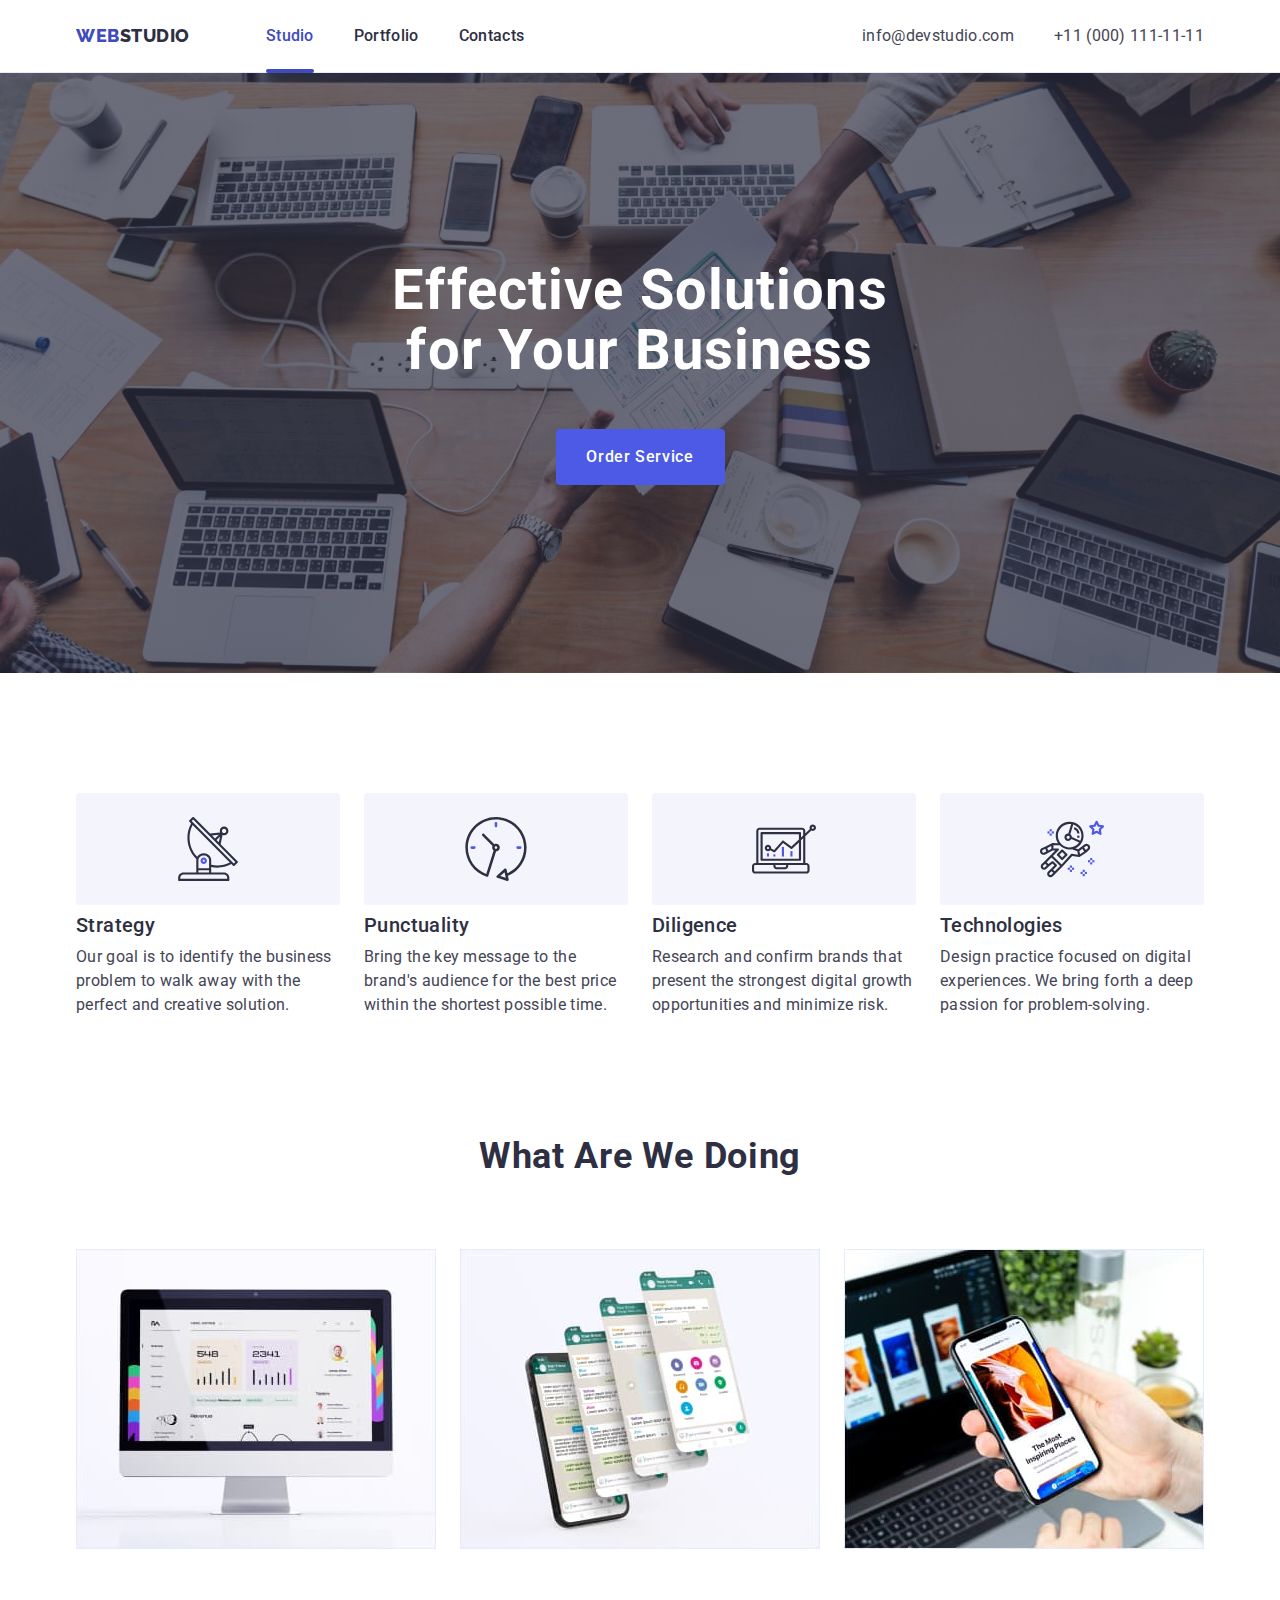
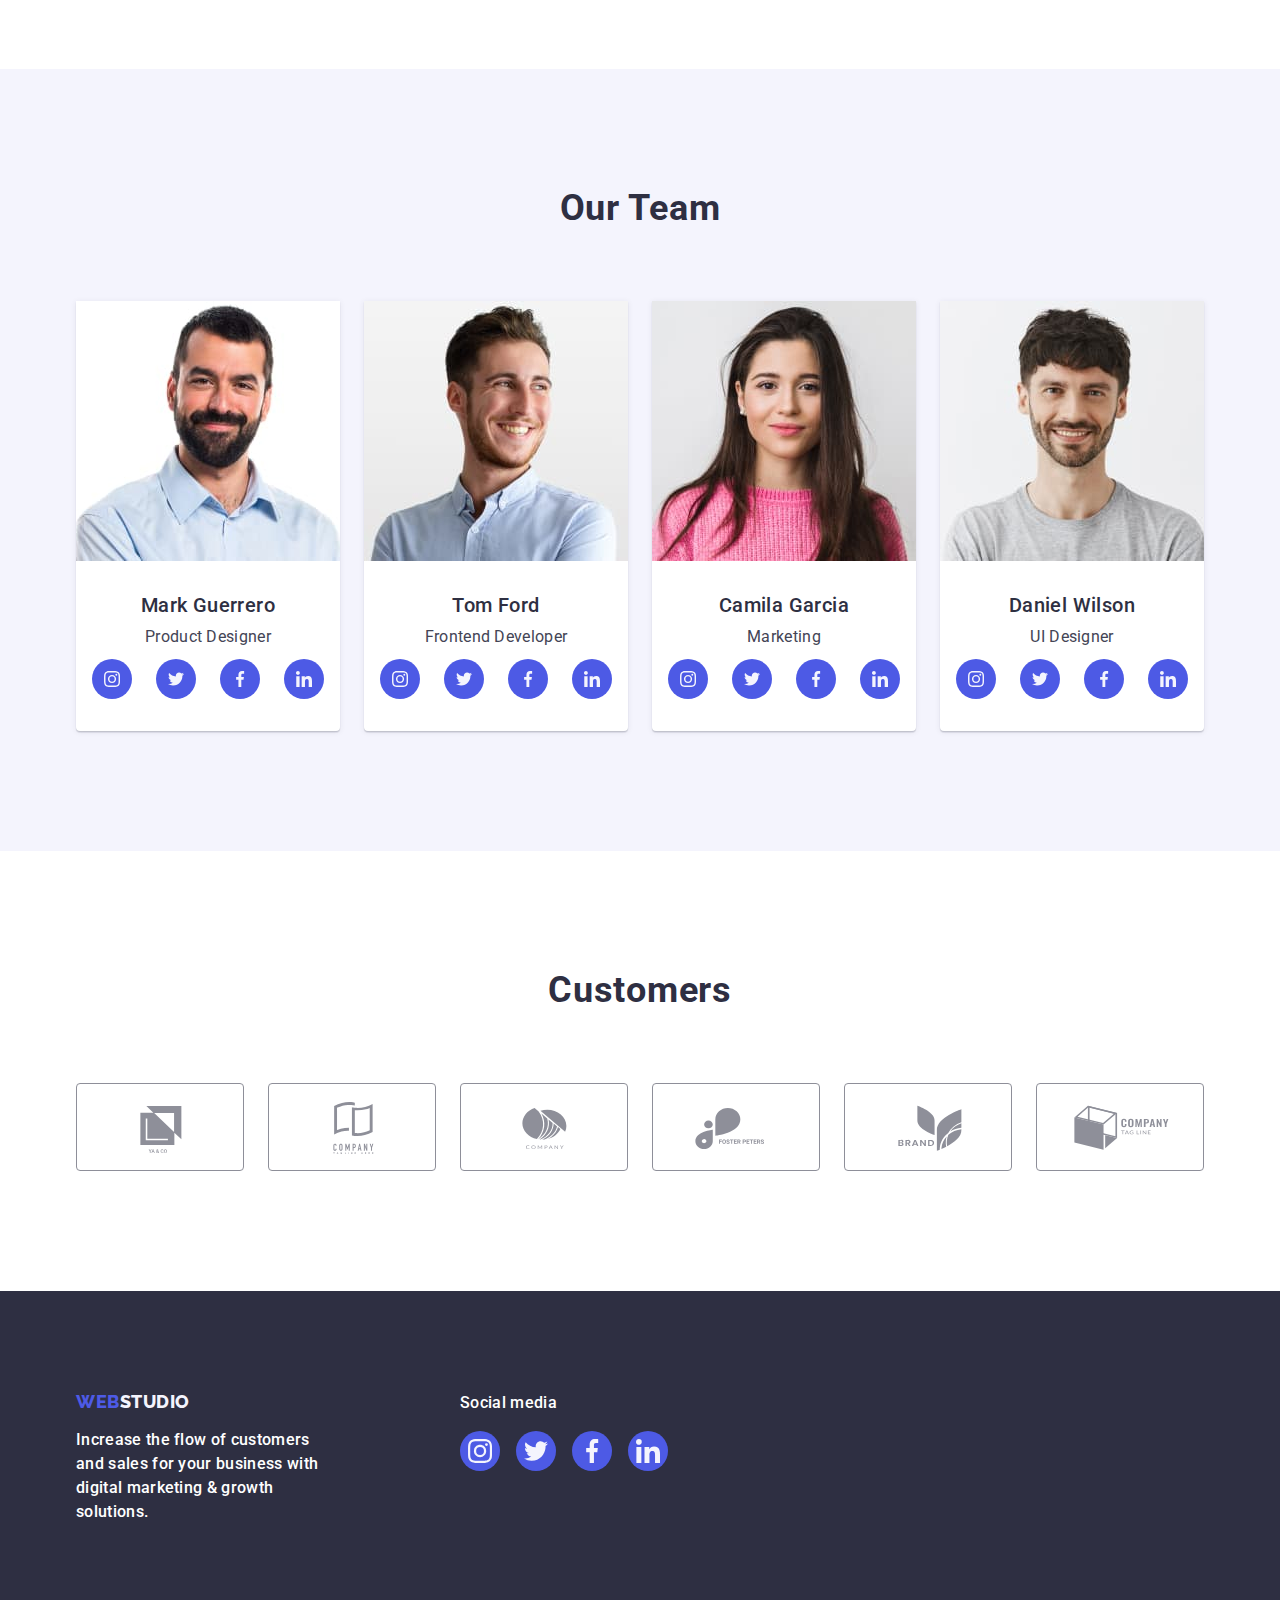
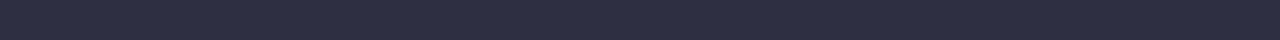
<file: index.html>
<!DOCTYPE html>
<html lang="en">

<head>
  <meta charset="UTF-8">
  <meta http-equiv="X-UA-Compatible" content="IE=edge">
  <meta name="viewport" content="width=device-width, initial-scale=1.0">
  <link rel="preconnect" href="https://fonts.googleapis.com">
  <link rel="preconnect" href="https://fonts.gstatic.com" crossorigin>
  <link href="https://fonts.googleapis.com/css2?family=Raleway:wght@800&family=Roboto:wght@400;500;700;900&display=swap"
    rel="stylesheet">
  <link href="https://cdn.jsdelivr.net/npm/modern-normalize@2.0.0/modern-normalize.min.css" rel="stylesheet">


  <link rel="stylesheet" href="./css/styles.css">



  <title>WebStudio</title>
</head>

<body>
  <header class="header">
    <div class="container_header container">
      <nav class="menu_nav">
        <a class="menu_logo link" href="./index.html">Web<span class="logo">Studio</span></a>
        <ul class="menu_list list">
          <li class="menu_list_item">
            <a class="sidebar_nav link current" href="./index.html">Studio</a>
          </li>
          <li class="menu_list_item">
            <a class="sidebar_nav link" href="./portfolio.html">Portfolio</a>
          </li>
          <li class="menu_list_item">
            <a class="sidebar_nav link" href="">Contacts</a>
          </li>
        </ul>
      </nav>
      <address class="address">
        <ul class="address_list list">
          <li class="address_list_iteam">
            <a class="address_menu_contakts link" href="mailto:info@devstudio.com">info@devstudio.com</a>
          </li>
          <li class="address_list_iteam_cont">
            <a class="address_menu_contakts link" href="tel:+110001111111">+11 (000) 111-11-11</a>
          </li>
        </ul>
      </address>
    </div>
  </header>

  <main>
    <!-- --------------------------------------section1--------------------- -->
    <section class="section_title_main">
      <div class="container">
        <h1 class="title_main">Effective Solutions for Your Business</h1>
        <button class="main_button" type="button" data-modal-open>Order Service</button>
      </div>
    </section>
    <!------------------------------------main section2----------------------------------->

    <section class="section_skills">
      <div class="container">
        <h2 class="visually-hidden">skills</h2>

        <ul class="skills_list list">
          <li class="list_item">
            <div class="skills_list_icon">
              <svg class="section_tow_icon" width="64" height="64">
                <use href="./images/icons.svg#icon-antenna-1"></use>
              </svg>
            </div>
            <h3 class="title_skills">Strategy</h3>
            <p class="skills_text">Our goal is to identify the business problem to walk away with the perfect and
              creative solution. </p>
          </li>
          <li class="list_item">
            <div class="skills_list_icon">
              <svg class="section_tow_icon" width="64" height="64">
                <use href="./images/icons.svg#icon-clock-1"></use>
              </svg>
            </div>
            <h3 class="title_skills">Punctuality</h3>
            <p class="skills_text">Bring the key message to the brand's audience for the best price within the
              shortest
              possible time.</p>
          </li>
          <li class="list_item">
            <div class="skills_list_icon">
              <svg class="section_tow_icon" width="64" height="64">
                <use href="./images/icons.svg#icon-diagram-1"></use>
              </svg>
            </div>
            <h3 class="title_skills">Diligence</h3>
            <p class="skills_text">Research and confirm brands that present the strongest digital growth opportunities
              and minimize risk.
            </p>
          </li>
          <li class="list_item">
            <div class="skills_list_icon">
              <svg class="section_tow_icon" width="64" height="64">
                <use href="./images/icons.svg#icon-astronaut-1"></use>
              </svg>
            </div>
            <h3 class="title_skills">Technologies</h3>
            <p class="skills_text">Design practice focused on digital experiences. We bring forth a deep passion for
              problem-solving.</p>
          </li>
        </ul>
      </div>
    </section>

    <section class="title-doing">
      <div class="container">
        <h2 class="title_main_photo">What are we doing</h2>
        <ul class="title_photo_list list">
          <li class="title_list">
            <img src="./images/Rectangle_1.jpg" alt="images1" width="360" height="300">
          </li>
          <li class="title_list">
            <img src="./images/Rectangle_2.jpg" alt="images2" width="360" height="300">
          </li>
          <li class="title_list">
            <img src="./images/Rectangle_3.jpg" alt="images3" width="360" height="300">
          </li>
        </ul>
      </div>
    </section>
    <!-- ------------------------------------------------OUR team ------------------------->
    <section class="section_title_team">
      <div class="container">
        <h2 class="title_team">Our Team</h2>
        <ul class="list_team list">
          <li class="section_team">
            <img src="./images/Mark_Guerrero.jpg" alt="Mark_Guerrero" width="264" height="260">
            <div class="empl_position">
              <h3 class="title_skills">Mark Guerrero</h3>
              <p class="skills_text">Product Designer</p>
              <ul class="social_icon list">
                <li class="social_icon_list">
                  <a class="social_icon_send" href="">
                    <svg class="section_team_icon" width="16" height="16">
                      <use href="./images/icons.svg#icon-instagram-2"></use>
                    </svg>
                  </a>
                </li>
                <li class="social_icon_list">
                  <a class="social_icon_send" href="">
                    <svg class="section_team_icon" width="16" height="16">
                      <use href="./images/icons.svg#icon-twitter-1"></use>
                    </svg>
                  </a>
                </li>
                <li class="social_icon_list">
                  <a class="social_icon_send" href="">
                    <svg class="section_team_icon" width="16" height="16">
                      <use href="./images/icons.svg#icon-facebook-1"></use>
                    </svg>
                  </a>
                </li>
                <li class="social_icon_list">
                  <a class="social_icon_send" href="">
                    <svg class="section_team_icon" width="16" height="16">
                      <use href="./images/icons.svg#icon-linkedin-1"></use>
                    </svg>
                  </a>
                </li>
              </ul>
            </div>
          </li>
          <li class="section_team">
            <img src="./images/Tom_Ford.jpg" alt="Tom_Ford" width="264" height="260">
            <div class="empl_position">
              <h3 class="title_skills">Tom Ford</h3>
              <p class="skills_text">Frontend Developer</p>
              <ul class="social_icon list">
                <li class="social_icon_list">
                  <a class="social_icon_send" href="">
                    <svg class="section_team_icon" width="16" height="16">
                      <use href="./images/icons.svg#icon-instagram-2"></use>
                    </svg>
                  </a>
                </li>
                <li class="social_icon_list">
                  <a class="social_icon_send" href="">
                    <svg class="section_team_icon" width="16" height="16">
                      <use href="./images/icons.svg#icon-twitter-1"></use>
                    </svg>
                  </a>
                </li>
                <li class="social_icon_list">
                  <a class="social_icon_send" href="">
                    <svg class="section_team_icon" width="16" height="16">
                      <use href="./images/icons.svg#icon-facebook-1"></use>
                    </svg>
                  </a>
                </li>
                <li class="social_icon_list">
                  <a class="social_icon_send" href="">
                    <svg class="section_team_icon" width="16" height="16">
                      <use href="./images/icons.svg#icon-linkedin-1"></use>
                    </svg>
                  </a>
                </li>
              </ul>
            </div>
          </li>
          <li class="section_team">
            <img src="./images/Camila_Garcia.jpg" alt="Camila_Garcia" width="264" height="260">
            <div class="empl_position">
              <h3 class="title_skills">Camila Garcia</h3>
              <p class="skills_text">Marketing</p>
              <ul class="social_icon list">
                <li class="social_icon_list">
                  <a class="social_icon_send" href="">
                    <svg class="section_team_icon" width="16" height="16">
                      <use href="./images/icons.svg#icon-instagram-2"></use>
                    </svg>
                  </a>
                </li>
                <li class="social_icon_list">
                  <a class="social_icon_send" href="">
                    <svg class="section_team_icon" width="16" height="16">
                      <use href="./images/icons.svg#icon-twitter-1"></use>
                    </svg>
                  </a>
                </li>
                <li class="social_icon_list">
                  <a class="social_icon_send" href="">
                    <svg class="section_team_icon" width="16" height="16">
                      <use href="./images/icons.svg#icon-facebook-1"></use>
                    </svg>
                  </a>
                </li>
                <li class="social_icon_list">
                  <a class="social_icon_send" href="">
                    <svg class="section_team_icon" width="16" height="16">
                      <use href="./images/icons.svg#icon-linkedin-1"></use>
                    </svg>
                  </a>
                </li>
              </ul>
            </div>
          </li>
          <li class="section_team">
            <img src="./images/Daniel_Wilson.jpg" alt="Daniel_Wilson" width="264" height="260">
            <div class="empl_position">
              <h3 class="title_skills">Daniel Wilson</h3>
              <p class="skills_text">UI Designer</p>
              <ul class="social_icon list">
                <li class="social_icon_list">
                  <a class="social_icon_send" href="">
                    <svg class="section_team_icon" width="16" height="16">
                      <use href="./images/icons.svg#icon-instagram-2"></use>
                    </svg>
                  </a>
                </li>
                <li class="social_icon_list">
                  <a class="social_icon_send" href="">
                    <svg class="section_team_icon" width="16" height="16">
                      <use href="./images/icons.svg#icon-twitter-1"></use>
                    </svg>
                  </a>
                </li>
                <li class="social_icon_list">
                  <a class="social_icon_send" href="">
                    <svg class="section_team_icon" width="16" height="16">
                      <use href="./images/icons.svg#icon-facebook-1"></use>
                    </svg>
                  </a>
                </li>
                <li class="social_icon_list">
                  <a class="social_icon_send" href="">
                    <svg class="section_team_icon" width="16" height="16">
                      <use href="./images/icons.svg#icon-linkedin-1"></use>
                    </svg>
                  </a>
                </li>
              </ul>
            </div>
          </li>
        </ul>
      </div>
    </section>
    <section class="customers">
      <div class="container">
        <h2 class="title_customers">Customers</h2>
        <ul class="customers_icon list">
          <li class="customers_icon_list">
            <a class="customers_icon_send" href="">
              <svg class="section_customers_icon" width="104" height="56">
                <use href="./images/icons.svg#icon-Logo-1"></use>
              </svg>
            </a>
          </li>
          <li class="customers_icon_list">
            <a class="customers_icon_send" href="">
              <svg class="section_customers_icon" width="104" height="56">
                <use href="./images/icons.svg#icon-Logo-2"></use>
              </svg>
            </a>
          </li>
          <li class="customers_icon_list">
            <a class="customers_icon_send" href="">
              <svg class="section_customers_icon" width="104" height="56">
                <use href="./images/icons.svg#icon-Logo-3"></use>
              </svg>
            </a>
          </li>
          <li class="customers_icon_list">
            <a class="customers_icon_send" href="">
              <svg class="section_customers_icon" width="104" height="56">
                <use href="./images/icons.svg#icon-Logo-4"></use>
              </svg>
            </a>
          </li>
          <li class="customers_icon_list">
            <a class="customers_icon_send" href="">
              <svg class="section_customers_icon" width="104" height="56">
                <use href="./images/icons.svg#icon-Logo-5"></use>
              </svg>
            </a>
          </li>
          <li class="customers_icon_list">
            <a class="customers_icon_send" href="">
              <svg class="section_customers_icon" width="104" height="56">
                <use href="./images/icons.svg#icon-Logo-6"></use>
              </svg>
            </a>
          </li>
        </ul>
      </div>
    </section>
  </main>
  <footer class="footer">
    <div class="container container_footer">
      <div class="footer_wrap_item">
        <a class="footer_menu_logo link" href="./index.html">Web<span class="footer_logo">Studio</span></a>
        <p class="footer_text">Increase the flow of customers and sales for your business with digital marketing &amp;
          growth
          solutions.</p>
      </div>
      <div class="social_media">
        <p class="footer_text">Social media</p>
        <ul class="social_list list">
          <li class="social_list_item">
            <a class="social_list_send" href="">
              <svg class="section_footer_icon" width="24" height="24">
                <use href="./images/icons.svg#icon-instagram-2"></use>
              </svg>
            </a>
          </li>
          <li class="social_list_item">
            <a class="social_list_send" href="">
              <svg class="section_footer_icon" width="24" height="24">
                <use href="./images/icons.svg#icon-twitter-1"></use>
              </svg>
            </a>
          </li>
          <li class="social_list_item">
            <a class="social_list_send" href="">
              <svg class="section_footer_icon" width="24" height="24">
                <use href="./images/icons.svg#icon-facebook-1"></use>
              </svg>
            </a>
          </li>
          <li class="social_list_item">
            <a class="social_list_send" href="">
              <svg class="section_footer_icon" width="24" height="24">
                <use href="./images/icons.svg#icon-linkedin-1"></use>
              </svg>
            </a>
          </li>
        </ul>
      </div>
    </div>
  </footer>
  <div class="backdrop is-hidden" data-modal>
    <div class="modal ">
      <button type="button" class="modal-close-btn" data-modal-close>
        <svg class="modal_icon_close" width="8" height="8">
          <use href="./images/icons.svg#icon-close-black-18dp-2-1"></use>
        </svg>
      </button>
      <p class="modal_title">Leave your contacts and we will call you back</p>
      <form class="modal_form" name="user_form">
        <div class="modal_field">
          <label class="form_label" for="Name">Name</label>
          <div class="modal_input_wrap">
            <input class="form_input" type="text" id="Name" name="Name">
            <svg class="modal_icon" width="18" height="18">
              <use href="./images/icons.svg#icon-person-black-18dp-1"></use>
            </svg>
          </div>
        </div>
        <div class="modal_field">
          <label class="form_label" for="Phone">Phone</label>
          <div class="modal_input_wrap">
            <input class="form_input" type="text" id="Phone" name="Email">
            <svg class="modal_icon" width="18" height="24">
              <use href="./images/icons.svg#icon-phone-black-18dp-1"></use>
            </svg>
          </div>
        </div>
        <div class="modal_field">
          <label class="form_label" for="Email">Email</label>
          <div class="modal_input_wrap">
            <input class="form_input" type="text" id="Email" name="Email">
            <svg class="modal_icon" width="18" height="24">
              <use href="./images/icons.svg#icon-email-black-18dp-1"></use>
            </svg>
          </div>
        </div>
        <div class="modal_field">
          <ladel class="user_text">Comment</ladel>
          <textarea name="user_text" id="user_text" class="modal_comment" placeholder="Text input"></textarea>
        </div>
        <button class="form_button" type="submit">Send</button>
      </form>
    </div>
  </div>

  <script src="./js/modal.js"></script>
</body>

</html>
</file>
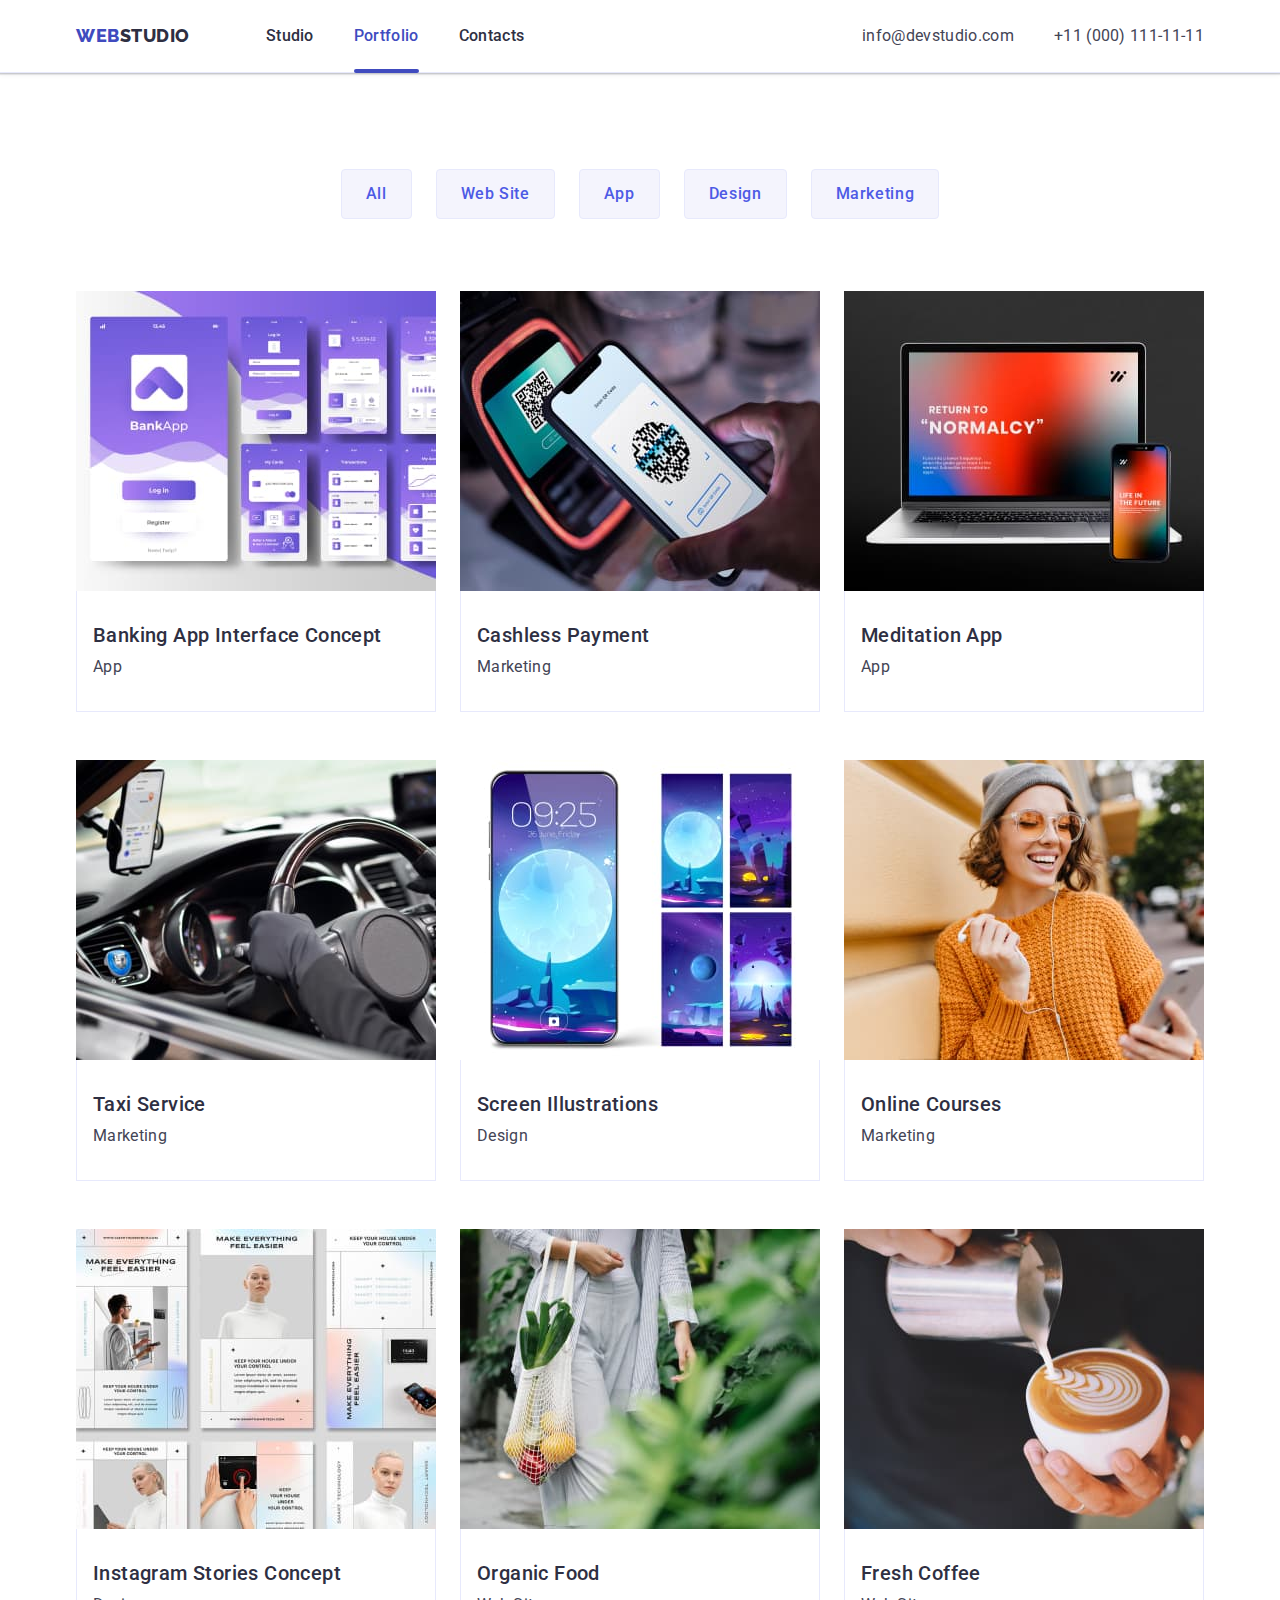
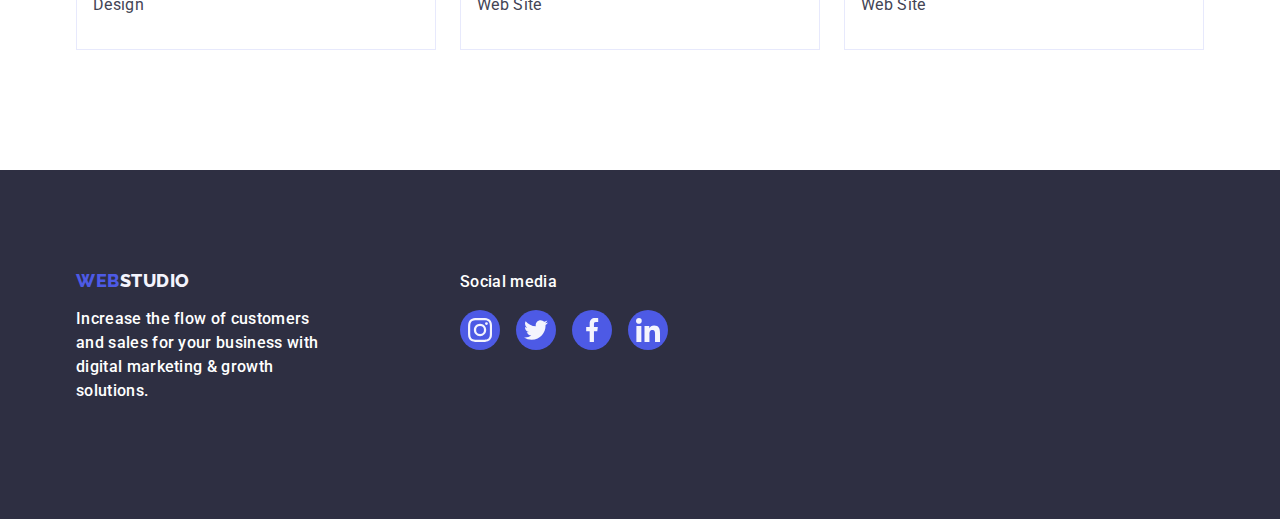
<file: portfolio.html>
<!DOCTYPE html>
<html lang="en">

<head>
  <meta charset="UTF-8">
  <meta http-equiv="X-UA-Compatible" content="IE=edge">
  <meta name="viewport" content="width=device-width, initial-scale=1.0">
  <link rel="preconnect" href="https://fonts.googleapis.com">
  <link rel="preconnect" href="https://fonts.gstatic.com" crossorigin>
  <link href="https://fonts.googleapis.com/css2?family=Raleway:wght@800&family=Roboto:wght@400;500;700;900&display=swap"
    rel="stylesheet">
  <link href="https://cdn.jsdelivr.net/npm/modern-normalize@2.0.0/modern-normalize.min.css" rel="stylesheet">
  <link rel="stylesheet" href="./css/styles.css">
  <link rel="stylesheet" href="https://cdnjs.cloudflare.com/ajax/libs/animate.css/4.1.1/animate.min.css" />

  <title>Portfolio</title>
</head>

<body class="portfolio_body">
  <header class="header">
    <div class="container_header container">
      <nav class="menu_nav">
        <a class="menu_logo link" href="./index.html">Web<span class="logo">Studio</span></a>
        <ul class="menu_list list">
          <li class="menu_list_item">
            <a class="sidebar_nav link" href="./index.html">Studio</a>
          </li>
          <li class="menu_list_item">
            <a class="sidebar_nav link current" href="./portfolio.html">Portfolio</a>
          </li>
          <li class="menu_list_item">
            <a class="sidebar_nav link" href="">Contacts</a>
          </li>
        </ul>
      </nav>
      <address class="address">
        <ul class="address_list list">
          <li class="address_list_iteam">
            <a class="address_menu_contakts link" href="mailto:info@devstudio.com">info@devstudio.com</a>
          </li>
          <li class="address_list_iteam_cont">
            <a class="address_menu_contakts link" href="tel:+110001111111">+11 (000) 111-11-11</a>
          </li>
        </ul>
      </address>
    </div>
  </header>

  <main>
    <section class="title-portfolio">
      <div class="container">
        <h1 class="visually-hidden">portfolio</h1>
        <ul class="porfolio_but_list list">
          <li>
            <button class="portfolio_button" type="button">All</button>
          </li>
          <li>
            <button class="portfolio_button" type="button">Web Site</button>
          </li>
          <li>
            <button class="portfolio_button" type="button">App</button>
          </li>
          <li>
            <button class="portfolio_button" type="button">Design</button>
          </li>
          <li>
            <button class="portfolio_button" type="button">Marketing</button>
          </li>
        </ul>

        <ul class="title-portfolio-list list">
          <li class="portfolio_list_item">
            <a class="portfolio-list-link link" href="">
              <div class="portfoli_item_text">
                <img src="./images/img_1.jpg" alt="img_1" width="360" height="300">
                <p class="portfolio_border_text">14 Stylish and User-Friendly App Design Concepts · Task Manager App ·
                  Calorie Tracker App · Exotic Fruit Ecommerce App ·
                  Cloud Storage App</p>
              </div>
              <div class="portfolio-title_text">
                <h2 class="portfolio-title">Banking App Interface Concept</h2>
                <p class="portfolio-text">App</p>
              </div>
            </a>
          </li>
          <li class="portfolio_list_item">
            <a class="portfolio-list-link link" href="">
              <div class="portfoli_item_text">
                <img src="./images/img_2.jpg" alt="img_2" width="360" height="300">
                <p class="portfolio_border_text">14 Stylish and User-Friendly App Design Concepts · Task Manager App ·
                  Calorie Tracker App · Exotic Fruit Ecommerce App ·
                  Cloud Storage App</p>
              </div>
              <div class="portfolio-title_text">
                <h2 class="portfolio-title">Cashless Payment</h2>
                <p class="portfolio-text">Marketing</p>
              </div>
            </a>
          </li>
          <li class="portfolio_list_item">
            <a class="portfolio-list-link link" href="">
              <div class="portfoli_item_text">
                <img src="./images/img_3.jpg" alt="img_3" width="360" height="300">
                <p class="portfolio_border_text">14 Stylish and User-Friendly App Design Concepts · Task Manager App ·
                  Calorie Tracker App · Exotic Fruit Ecommerce App ·
                  Cloud Storage App</p>
              </div>
              <div class="portfolio-title_text">
                <h2 class="portfolio-title">Meditation App</h2>
                <p class="portfolio-text">App</p>
              </div>
            </a>
          </li>
          <li class="portfolio_list_item">
            <a class="portfolio-list-link link" href="">
              <div class="portfoli_item_text">
                <img src="./images/img_4.jpg" alt="img_4" width="360" height="300">
                <p class="portfolio_border_text">14 Stylish and User-Friendly App Design Concepts · Task Manager App ·
                  Calorie Tracker App · Exotic Fruit Ecommerce App ·
                  Cloud Storage App</p>
              </div>
              <div class="portfolio-title_text">
                <h2 class="portfolio-title">Taxi Service</h2>
                <p class="portfolio-text">Marketing</p>
              </div>
            </a>
          </li>
          <li class="portfolio_list_item">
            <a class="portfolio-list-link link" href="">
              <div class="portfoli_item_text">
                <img src="./images/img_5.jpg" alt="img_5" width="360" height="300">
                <p class="portfolio_border_text">14 Stylish and User-Friendly App Design Concepts · Task Manager App ·
                  Calorie Tracker App · Exotic Fruit Ecommerce App ·
                  Cloud Storage App</p>
              </div>
              <div class="portfolio-title_text">
                <h2 class="portfolio-title">Screen Illustrations</h2>
                <p class="portfolio-text">Design</p>
              </div>
            </a>
          </li>
          <li class="portfolio_list_item">
            <a class="portfolio-list-link link" href="">
              <div class="portfoli_item_text">
                <img src="./images/img_6.jpg" alt="img_6" width="360" height="300">
                <p class="portfolio_border_text">14 Stylish and User-Friendly App Design Concepts · Task Manager App ·
                  Calorie Tracker App · Exotic Fruit Ecommerce App ·
                  Cloud Storage App</p>
              </div>
              <div class="portfolio-title_text">
                <h2 class="portfolio-title">Online Courses</h2>
                <p class="portfolio-text">Marketing</p>
              </div>
            </a>
          </li>
          <li class="portfolio_list_item">
            <a class="portfolio-list-link link" href="">
              <div class="portfoli_item_text">
                <img src="./images/img_7.jpg" alt="img_7" width="360" height="300">
                <p class="portfolio_border_text">14 Stylish and User-Friendly App Design Concepts · Task Manager App ·
                  Calorie Tracker App · Exotic Fruit Ecommerce App ·
                  Cloud Storage App</p>
              </div>
              <div class="portfolio-title_text">
                <h2 class="portfolio-title">Instagram Stories Concept</h2>
                <p class="portfolio-text">Design</p>
              </div>
            </a>
          </li>
          <li class="portfolio_list_item">
            <a class="portfolio-list-link link" href="">
              <div class="portfoli_item_text">
                <img src="./images/img_8.jpg" alt="img_8" width="360" height="300">
                <p class="portfolio_border_text">14 Stylish and User-Friendly App Design Concepts · Task Manager App ·
                  Calorie Tracker App · Exotic Fruit Ecommerce App ·
                  Cloud Storage App</p>
              </div>
              <div class="portfolio-title_text">
                <h2 class="portfolio-title">Organic Food</h2>
                <p class="portfolio-text">Web Site</p>
              </div>
            </a>
          </li>
          <li class="portfolio_list_item">
            <a class="portfolio-list-link link" href="">
              <div class="portfoli_item_text">
                <img src="./images/img_9.jpg" alt="img_9" width="360" height="300">
                <p class="portfolio_border_text">14 Stylish and User-Friendly App Design Concepts · Task Manager App ·
                  Calorie Tracker App · Exotic Fruit Ecommerce App ·
                  Cloud Storage App</p>
              </div>
              <div class="portfolio-title_text">
                <h2 class="portfolio-title">Fresh Coffee</h2>
                <p class="portfolio-text">Web Site</p>
              </div>
            </a>
          </li>
        </ul>
      </div>
    </section>
  </main>
  <footer class="footer">
    <div class="container container_footer">
      <div class="footer_wrap_item">
        <a class="footer_menu_logo link" href="./index.html">Web<span class="footer_logo">Studio</span></a>
        <p class="footer_text">Increase the flow of customers and sales for your business with digital marketing &amp;
          growth
          solutions.</p>
      </div>
      <div class="social_media">
        <p class="footer_text">Social media</p>
        <ul class="social_list list">
          <li class="social_list_item">
            <a class="social_list_send" href="">
              <svg class="section_footer_icon" width="24" height="24">
                <use href="./images/icons.svg#icon-instagram-2"></use>
              </svg>
            </a>
          </li>
          <li class="social_list_item">
            <a class="social_list_send" href="">
              <svg class="section_footer_icon" width="24" height="24">
                <use href="./images/icons.svg#icon-twitter-1"></use>
              </svg>
            </a>
          </li>
          <li class="social_list_item">
            <a class="social_list_send" href="">
              <svg class="section_footer_icon" width="24" height="24">
                <use href="./images/icons.svg#icon-facebook-1"></use>
              </svg>
            </a>
          </li>
          <li class="social_list_item">
            <a class="social_list_send" href="">
              <svg class="section_footer_icon" width="24" height="24">
                <use href="./images/icons.svg#icon-linkedin-1"></use>
              </svg>
            </a>
          </li>
        </ul>
      </div>
    </div>
  </footer>
</body>

</html>
</file>
<file: css/styles.css>
:root {
  --iris: #4d5ae5;
  --navyblue: #2e2f42;
  --slate: #434455;
  --white: #fff;
  --cloud: #f4f4fd;
  --ocean: #404bbf;
  --lightslate: #8e8f99;
  --dairy: #fcfcfc;
}

body {
  font-family: "Roboto", sans-serif;
  background-color: var(--white);
  color: var(--slate);
}

img {
  display: block;
  max-width: 100%;
  height: auto;
}

.wrapper {
  max-width: 1440px;
  margin: 0 auto;
}

ul,
p,
h1,
h2,
h3,
h4 {
  margin: 0;
  padding: 0;
}

.visually-hidden {
  position: absolute;
  width: 1px;
  height: 1px;
  margin: -1px;
  border: 0;
  padding: 0;

  white-space: nowrap;
  clip-path: inset(100%);
  clip: rect(0 0 0 0);
  overflow: hidden;
}

/* ---------------------------------------------header---------------------------------- */

.container {
  width: 1158px;
  margin: 0 auto;
  padding: 0 15px;
}

.header {
  border-bottom: 1px solid #e7e9fc;
  box-shadow: 0px 2px 1px rgba(46, 47, 66, 0.08),
    0px 1px 1px rgba(46, 47, 66, 0.16), 0px 1px 6px rgba(46, 47, 66, 0.08);
}

.container_header {
  display: flex;
  justify-content: space-between;
}

/*------------------------------------------------ logo---------------------- */

.menu_nav {
  display: flex;
  align-items: center;
}

.menu_nav a {
  display: block;
}

.menu_logo {
  font-family: "Raleway", sans-serif;
  letter-spacing: 0.03em;
  line-height: 1.17;
  font-weight: 800;
  font-size: 18px;
  text-transform: uppercase;
  margin-right: 76px;
  color: var(--ocean);
}

.logo {
  color: var(--navyblue);
}

.link {
  text-decoration: none;
}

.list {
  list-style: none;
}

.menu_logo:hover,
.menu_logo:focus {
  color: var(--ocean);
}

.menu_list {
  display: flex;
  gap: 40px;
}



.sidebar_nav {
  font-weight: 500;
  line-height: 1.5;
  letter-spacing: 0.02em;
  padding: 24px 0;
  position: relative;
  color: var(--navyblue);
  transition: color 250ms cubic-bezier(0.4, 0, 0.2, 1);
}

.current {
  color: var(--ocean);

}


.current::after {
  content: "";
  position: absolute;
  left: 0;
  bottom: -1px;
  background-color: var(--ocean);

  border-radius: 2px;
  height: 4px;
  display: block;
  width: 100%;
}

.sidebar_nav:hover,
.sidebar_nav:focus {
  color: var(--ocean);
}

.address_list {
  display: flex;
  gap: 40px;
}

.address_list a {
  display: block;
}

.address_menu_contakts {
  font-size: 16px;
  line-height: 1.5;
  letter-spacing: 0.02em;
  color: var(--slate);
}

.address {
  font-style: normal;
  display: flex;
  align-items: center;
}

.address_menu_contakts {
  transition: color 250ms cubic-bezier(0.4, 0, 0.2, 1);
}

.address_menu_contakts:hover,
.address_menu_contakts:focus {
  color: var(--ocean);
}

/*------------------------------------------ titel_main-------------------------- */

.section_title_main {
  background-color: var(--navyblue);
  padding: 188px 0;
  background-position: center;
  background-size: cover;
  background-repeat: no-repeat;
  background-image: linear-gradient(rgba(46, 47, 66, 0.7),
      rgba(46, 47, 66, 0.7)),
    url(../images/people-office.jpg);
  max-width: 1440px;
  margin: 0 auto;
}

.title_main {
  font-size: 56px;
  line-height: 1.07;
  text-align: center;
  letter-spacing: 0.02em;
  color: var(--white);
  max-width: 496px;
  margin: auto;
  margin-bottom: 48px;
}

.main_button {
  background-color: var(--iris);
  font-family: "Roboto", sans-serif;
  font-weight: 500;
  font-size: 16px;
  line-height: 1.5;
  letter-spacing: 0.04em;
  color: var(--white);
  display: block;
  min-width: 169px;
  height: 56px;
  border: none;
  border-radius: 4px;
  margin: auto;
  cursor: pointer;
  transition: background-color 250ms cubic-bezier(0.4, 0, 0.2, 1);
}

.main_button:hover,
.main_button:focus {
  cursor: pointer;
  background-color: var(--ocean);
}

/*------------------------------------------------ skills------------------------ */

.section_skills {
  padding: 120px 0;
}

.skills_list {
  display: flex;
  gap: 24px;
  padding: 0;
}

.list_item {
  width: calc((100% - 72px) / 4);
}

.title_skills {
  font-weight: 500;
  font-size: 20px;
  line-height: 1.2;
  letter-spacing: 0.02em;
  color: var(--navyblue);
  margin-bottom: 8px;
}

.skills_text {
  font-size: 16px;
  line-height: 1.5;
  letter-spacing: 0.02em;
  color: var(--slate);
}

.skills_list_icon {
  display: flex;
  align-items: center;
  justify-content: center;
  height: 112px;
  background-color: var(--cloud, #f4f4fd);
  border-radius: 4px;
  margin-bottom: 8px;
}

/*---------------------------------------------section photo-------------------------- */

.title-doing {
  padding: 0px 0 120px 0;
}

.title_main_photo {
  font-size: 36px;
  line-height: 1.11;
  text-align: center;
  letter-spacing: 0.02em;
  color: var(--navyblue);
  text-transform: capitalize;
  margin-bottom: 72px;
}

.title_photo_list {
  display: flex;
  gap: 24px;
  padding: 0;
}

.title_list {
  flex-basis: calc((100% - 3 * 16px) / 3);
}

/*------------------------------------------- section_title_team------------------------- */

.section_title_team {
  background-color: var(--cloud, #f4f4fd);
  padding: 120px 0;
  margin: 0;
}

.title_team {
  font-size: 36px;
  line-height: 1.11;
  letter-spacing: 0.02em;
  color: var(--navyblue);
  text-transform: capitalize;
  text-align: center;
  margin-bottom: 72px;
}

.list_team {
  display: flex;
  gap: 24px;
  padding: 0;
}

.section_team {
  background-color: var(--white);
  border-radius: 0px 0px 4px 4px;
  width: calc((100% - 72px) / 4);
  box-shadow: 0px 1px 6px rgba(46, 47, 66, 0.08),
    0px 1px 1px rgba(46, 47, 66, 0.16), 0px 2px 1px rgba(46, 47, 66, 0.08);
}

.empl_position {
  text-align: center;
  padding: 32px 0;
}

.social_icon {
  display: flex;
  justify-content: center;
  gap: 24px;
}

.social_icon_list {
  width: 40px;
  height: 40px;
}

.social_icon_send {
  width: 100%;
  height: 100%;
  background-color: var(--iris);
  border-radius: 50%;
  display: flex;
  align-items: center;
  justify-content: center;
  transition: background-color 250ms cubic-bezier(0.4, 0, 0.2, 1);
}

.social_icon_send:hover,
.social_icon_send:focus {
  background-color: var(--ocean, #404bbf);
}

.section_team_icon {
  fill: var(--cloud, #f4f4fd);
}

.empl_position .skills_text {
  margin-bottom: 10px;
}

/* -------------------------------customers---------------------- */

.customers {
  padding-top: 120px;
  padding-bottom: 120px;
}

.title_customers {
  font-size: 36px;
  line-height: 1.11;
  letter-spacing: 0.02em;
  color: var(--navyblue);
  text-transform: capitalize;
  text-align: center;
  margin-bottom: 72px;
}

.customers_icon {
  display: flex;
  gap: 24px;
}

.customers_icon_list {
  width: calc((100% - 120px) / 6);
  height: 88px;
  fill: currentColor;
}

.customers_icon_send {
  width: 100%;
  height: 100%;
  border: 1px solid #8e8f99;
  border-radius: 4px;
  color: var(--lightslate, #8e8f99);
  fill: var(--lightslate, #8e8f99);
  display: flex;
  align-items: center;
  justify-content: center;
  transition: border-color 250ms cubic-bezier(0.4, 0, 0.2, 1),
    color 250ms cubic-bezier(0.4, 0, 0.2, 1);
}

.customers_icon_send:hover,
.section_customers_icon:hover,
.section_customers_icon:focus,
.customers_icon_send:focus {
  border-color: var(--ocean, #404bbf);
  color: var(--ocean, #404bbf);
  fill: #404bbf;
}

/*----------------------------------- footer--------------------- */

.footer {
  background-color: var(--navyblue);
  padding: 100px 0;
}

.footer_menu_logo {
  display: inline-block;
  margin-bottom: 16px;
}

.footer_menu_logo {
  color: var(--iris);
  font-family: "Raleway", sans-serif;
  letter-spacing: 0.03em;
  line-height: 1.17;
  font-weight: 800;
  font-size: 18px;
  text-transform: uppercase;
}

.footer_logo {
  color: var(--cloud);
}

.footer_text {
  font-weight: 500;
  line-height: 1.5;
  letter-spacing: 0.02em;
  color: var(--cloud);
  max-width: 264px;
  color: #ffffff;
  margin-bottom: 16px;
}

.container_footer {
  display: flex;
  align-items: baseline;
}

.footer_wrap_item {
  margin-right: 120px;
}

.social_list {
  display: flex;
  gap: 16px;
}

.social_list_item {
  width: 40px;
  height: 40px;
}

.social_list_send {
  width: 100%;
  height: 100%;
  background-color: var(--iris, #4d5ae5);
  border-radius: 50%;
  display: flex;
  align-items: center;
  justify-content: center;
  transition: background-color 250ms cubic-bezier(0.4, 0, 0.2, 1);
}

.section_footer_icon {
  fill: var(--cloud, #f4f4fd);
}

.social_list_send:hover,
.social_list_send:focus {
  background-color: #31d0aa;
}

/*----------------------------------------------- PORTFOLIO--------------------------- */

.title-portfolio {
  padding: 96px 0 120px 0;
}

.portfolio_button {
  font-family: "Roboto", sans-serif;
  font-weight: 500;
  font-size: 16px;
  line-height: 1.5;
  letter-spacing: 0.04em;
  color: var(--iris, #4d5ae5);
  cursor: pointer;
  background-color: var(--cloud);
  padding: 12px 24px;
  border: 1px solid #e7e9fc;
  border-radius: 4px;
  transition: color 250ms cubic-bezier(0.4, 0, 0.2, 1),
    background-color 250ms cubic-bezier(0.4, 0, 0.2, 1),
    border-color 250ms cubic-bezier(0.4, 0, 0.2, 1),
    box-shadow 250ms cubic-bezier(0.4, 0, 0.2, 1);
}

.portfolio_button:hover,
.portfolio_button:focus {
  color: var(--white);
  border: 1px solid;
  background-color: var(--ocean);
  border: 1px solid transparent;
  box-shadow: 0px 3px 1px rgba(0, 0, 0, 0.1), 0px 2px 1px rgba(0, 0, 0, 0.08),
    0px 2px 2px rgba(0, 0, 0, 0.12);
}

.porfolio_but_list {
  display: flex;
  justify-content: center;
  gap: 24px;
  margin-bottom: 72px;
}

.title-portfolio-list {
  display: flex;
  flex-wrap: wrap;
  column-gap: 24px;
  row-gap: 48px;
  padding: 0;
}

.portfolio_list_item {
  width: calc((100% - 48px) / 3);
}

.portfolio-list-link {
  display: block;
  transition: box-shadow 250ms cubic-bezier(0.4, 0, 0.2, 1);
}

.portfoli_item_text {
  position: relative;
  overflow: hidden;
}

.portfolio_border_text {
  position: absolute;
  top: 0;
  font-size: 16px;
  line-height: 1.5;
  letter-spacing: 0.02em;
  color: var(--cloud);
  padding: 40px 32px;
  background-color: var(--iris, #4d5ae5);
  height: 100%;
  width: 100%;
  transform: translateY(100%);
  transition: transform 250ms cubic-bezier(0.4, 0, 0.2, 1);
}

.portfolio-list-link:hover {
  box-shadow: 0px 1px 6px rgba(46, 47, 66, 0.08),
    0px 1px 1px rgba(46, 47, 66, 0.16), 0px 2px 1px rgba(46, 47, 66, 0.08);
}

.portfolio-list-link:focus {
  box-shadow: 0px 1px 6px rgba(46, 47, 66, 0.08),
    0px 1px 1px rgba(46, 47, 66, 0.16), 0px 2px 1px rgba(46, 47, 66, 0.08);
}

.portfolio-list-link:hover .portfolio_border_text {
  transform: translateY(0%);
}

.portfolio-list-link:focus .portfolio_border_text {
  transform: translateY(0%);
}

.portfolio-title {
  font-weight: 500;
  font-size: 20px;
  line-height: 1.2;
  letter-spacing: 0.02em;
  color: var(--navyblue);
  margin-bottom: 8px;
}

.portfolio-title_text {
  padding: 32px 16px;
  border: 1px solid #e7e9fc;
  border-top: none;
}

.portfolio-text {
  font-size: 16px;
  line-height: 1.5;
  letter-spacing: 0.02em;
  color: var(--slate);
}

/* ------------------------------------modal */

.backdrop {
  height: 100%;
  width: 100%;
  position: fixed;
  top: 0;
  left: 0;
  background-color: rgba(46, 47, 66, 0.4);
  transition: opacity 250ms cubic-bezier(0.4, 0, 0.2, 1),
    visibility 250ms cubic-bezier(0.4, 0, 0.2, 1);
}

.modal {
  padding: 72px 24px 0 24px;
  min-width: 408px;
  min-height: 584px;
  border-radius: 4px;
  background: var(--dairy);
  border-radius: 4px;
  position: absolute;
  top: 50%;
  left: 50%;
  transform: translate(-50%, -50%);
  box-shadow: 0px 1px 1px rgba(0, 0, 0, 0.14), 0px 1px 3px rgba(0, 0, 0, 0.12),
    0px 2px 1px rgba(0, 0, 0, 0.2);
  transition: transform 250ms cubic-bezier(0.4, 0, 0.2, 1);
  transform: 250ms cubic-bezier(0.4, 0, 0.2, 1);
}

.modal-close-btn {
  width: 24px;
  height: 24px;
  border-radius: 50%;
  display: flex;
  align-items: center;
  justify-content: center;
  background-color: #e7e9fc;
  border: 1px solid rgba(0, 0, 0, 0.1);
  padding: 0;
  cursor: pointer;
  transition: background-color 250ms cubic-bezier(0.4, 0, 0.2, 1),
    border 250ms cubic-bezier(0.4, 0, 0.2, 1);
  position: absolute;
  top: 24px;
  right: 24px;
}

.backdrop .is-hidden .modal {
  transform: translate(-50%, -50%) scale(0);
}

.modal_icon_close {
  transition: fill 250ms cubic-bezier(0.4, 0, 0.2, 1);
}

.modal-close-btn:hover,
.modal-close-btn:focus {
  fill: var(--white);
  border: none;
  background-color: var(--ocean);
  border: none;
}

.is-hidden {
  opacity: 0;
  visibility: hidden;
  pointer-events: none;
}

.modal_title {
  color: var(--navyblue, #2E2F42);
  text-align: center;
  font-family: Roboto;
  font-size: 16px;
  font-weight: 500;
  line-height: 1.5;
  letter-spacing: 0.02em;
  margin-bottom: 18px;
}

input {
  border: none;
  outline: none;
}

.form_input {
  width: 360px;
  height: 40px;
  border-radius: 4px;
  border: 1px solid var(--navyblue);
  padding-left: 38px;
}


.form_label {
  color: var(--lightslate, #8E8F99);
  font-family: Roboto;
  font-size: 12px;
  font-weight: 400;
  line-height: 1.5;
  letter-spacing: 0.03em;
}


.form_button {
  width: 169px;
  height: 56px;
  padding: 16px 32px;
  border-radius: 4px;
  background: var(--iris, #4D5AE5);
  box-shadow: 0px 4px 4px 0px rgba(0, 0, 0, 0.15);
  color: var(--white, #FFF);
  text-align: center;
  font-family: "Roboto", sans-serif;
  font-size: 16px;
  font-weight: 500;
  line-height: 1.6;
  letter-spacing: 0.04;
  cursor: pointer;
  transition: background-color 250ms cubic-bezier(0.4, 0, 0.2, 1);
}

.form_button:hover {
  cursor: pointer;
  background-color: var(--ocean);
}

.modal_input_wrap {
  position: relative;
  margin-bottom: 8px;
}

.modal_icon {
  position: absolute;
  top: 50%;
  left: 16px;
  transform: translateY(-50%);
}

.modal_input_wrap:hover {

  fill: var(--iris);
}

.form_input:hover {
  border-color: var(--iris);
}

.user_text {
  display: block;
  color: var(--lightslate, #8E8F99);
  font-family: "Roboto", sans-serif;
  font-size: 12px;
  font-weight: 400;
  line-height: 1.5;
  letter-spacing: 0.03em;

}

.modal_comment {
  width: 360px;
  height: 120px;
  color: var(--navyblue-modal);
  font-family: "Roboto", sans-serif;
  font-size: 12px;
  line-height: 1.5;
  letter-spacing: 0.04em;
}
</file>
